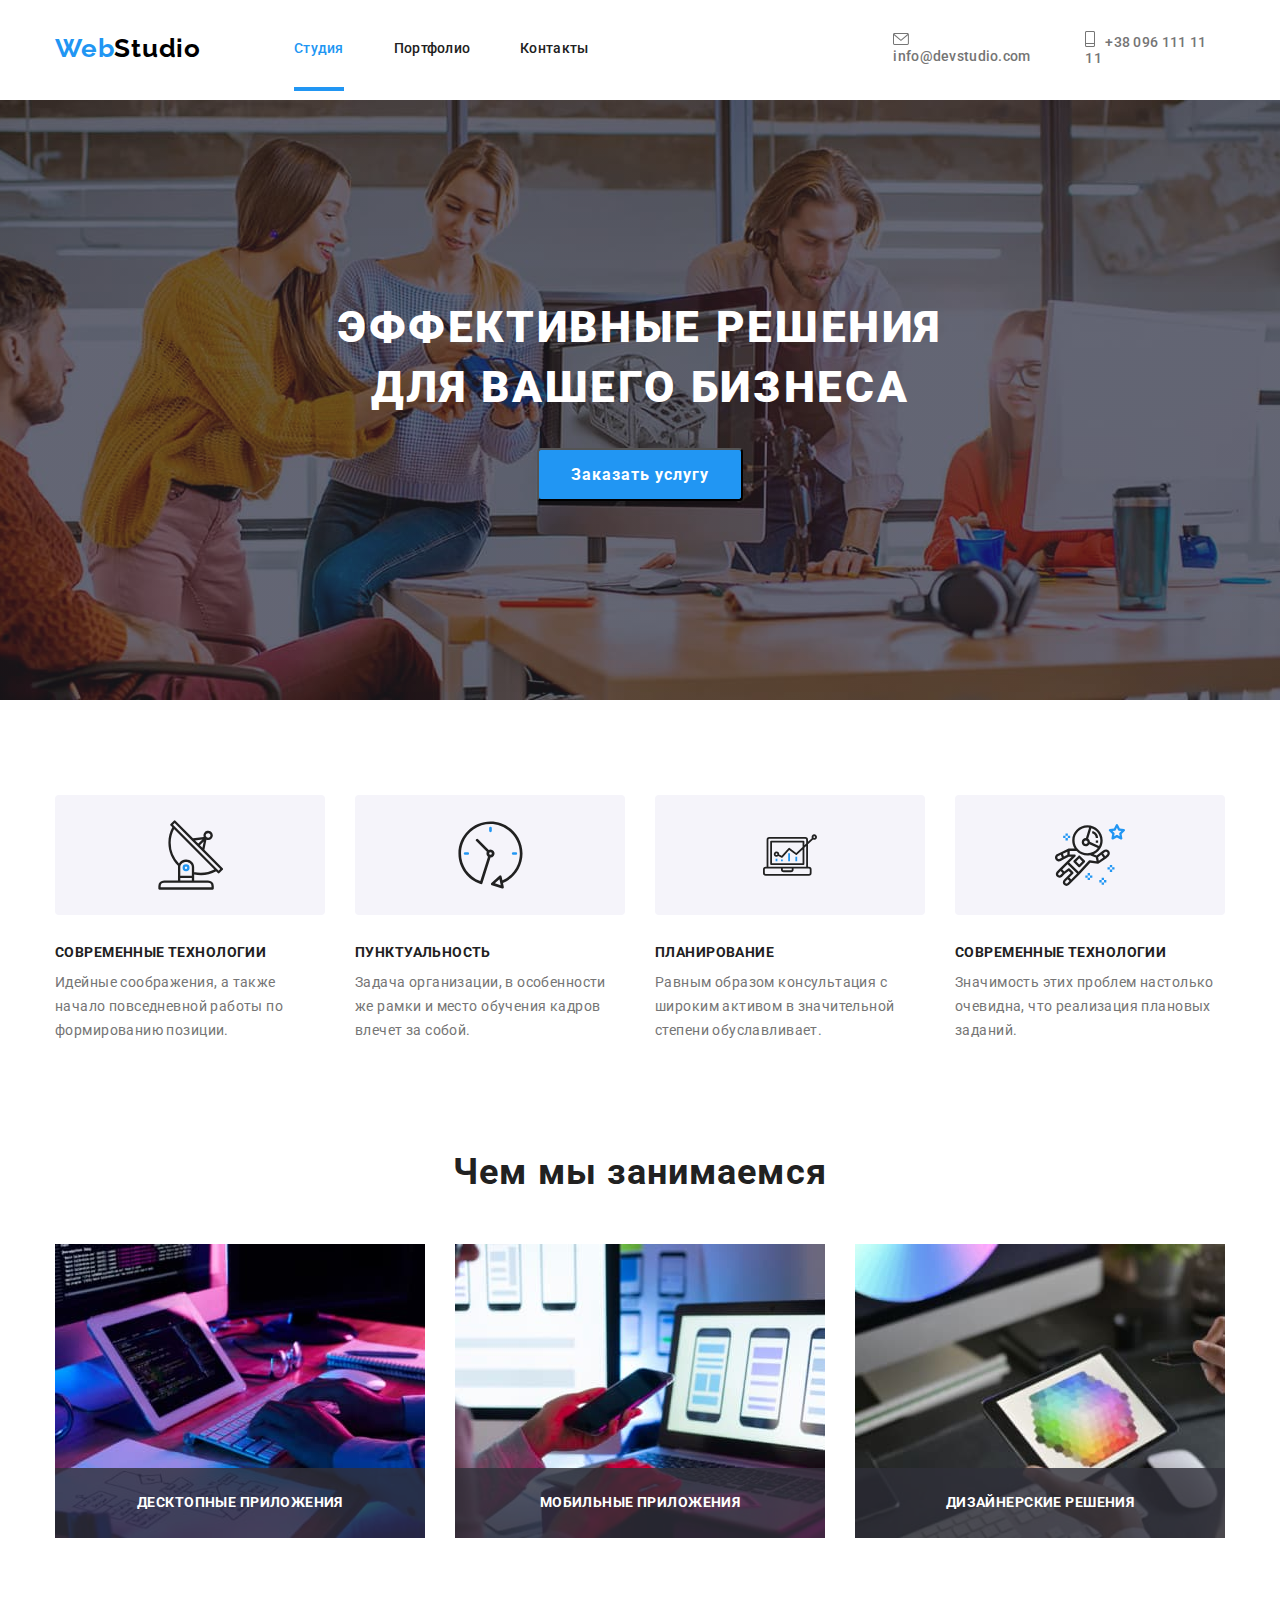
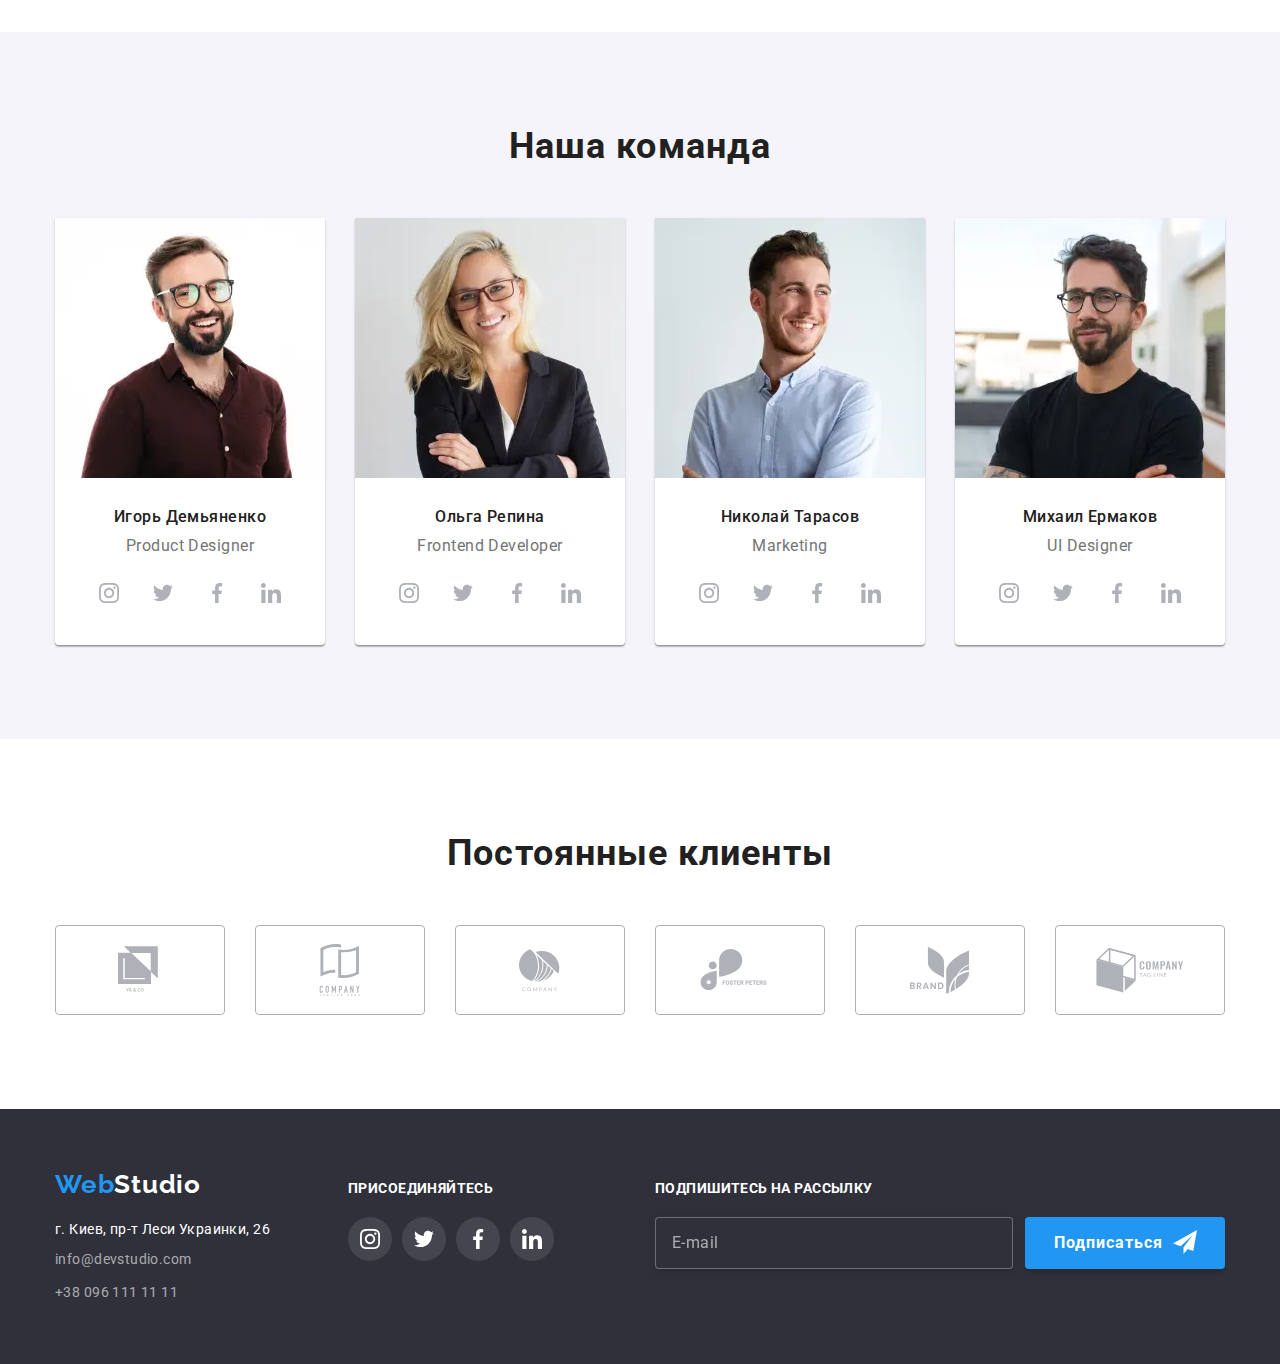
<file: index.html>
<!DOCTYPE html>
<html lang="ru">
<head>
    <meta charset="UTF-8">
    <meta name="viewport" content="width=device-width, initial-scale=1.0">
    <title>Document</title>
    <link rel="stylesheet" href="https://cdnjs.cloudflare.com/ajax/libs/modern-normalize/1.0.0/modern-normalize.min.css">
    <link rel="preconnect" href="https://fonts.gstatic.com">
    <link href="https://fonts.googleapis.com/css2?family=Raleway&family=Roboto:wght@400;500;700;900&display=swap"
        rel="stylesheet">
    <link rel="stylesheet" href="https://cdnjs.cloudflare.com/ajax/libs/animate.css/4.1.1/animate.min.css"/>
    <!-- <link rel="stylesheet" href="">      ШРИФТЫ -->
    <link rel="stylesheet" href="./css/main.min.css">
</head>
<body>
    <header class="header">
        <div class="nav container">
            <a class="navigation-link" href="./index.html" lang="en">Web<span class="navigation-link-black-theme">Studio</span></a> 
            <button type="button" class="menu-button" aria-expanded="false" data-menu-button>
            <svg width="24px" height="16px" aria-label="Переключатель мобильного меню">
                <use class="icon-cross" href="./images/burger-sprite.svg#icon-cross"></use>
                <use class="icon-menu" href="./images/burger-sprite.svg#icon-menu"></use>
            </svg>
        </button>

        <div class="menu-container" id="menu-container" data-menu>

            
        <nav class="navigation">
            <ul class="navigation-list">
                <li class="navigation-list-item"><a class="navigation-list-link current" href="./index.html">Студия</a></li>
                <li class="navigation-list-item"><a class="navigation-list-link" href="./portfolio.html">Портфолио</a></li>
                <li class="navigation-list-item"><a class="navigation-list-link" href="">Контакты</a></li>
            </ul>
        </nav>
        <address class="header-address">
            <ul class="header-address-list">
                <li class="header-address-list-item"><a class="header-contact"
                        href="mailto:info@devstudio.com"><svg class="header-contact-svg" width="16px" height="12px"><use href="./images/sprite.svg#icon-envelope"></use></svg>info@devstudio.com</a></li>
                <li class="header-address-list-item"><a class="header-contact" href="tel:+380961111111"><svg class="header-contact-svg" width="10px" height="16px">
                    <use href="./images/sprite.svg#icon-mobile"></use>
                </svg>+38 096 111 11 11</a>
                </li>
            </ul>
        </address>
        </div>
               
        </div>
    </header>

    <main class="original "> 
        <section class="hero">
            <div class="container">
                <div class="solution">
                <h1 class="solution-title">ЭФФЕКТИВНЫЕ РЕШЕНИЯ <br> ДЛЯ ВАШЕГО БИЗНЕСА</h1>
                <button type="button" class="solution-btn" data-modal-open>Заказать услугу</button>
            </div>
             </div>
        </section>
             
        <section class="principles">
            <div class="container">
                <ul class="principles-list">
                <li class="principles-list-item">
                    <div class="principles-svg">
                        <svg class="principles-svg-icon" width="65px" height="70px" >
                            <use href="./images/sprite.svg#icon-antenna"></use>
                        </svg>
                    </div>
                    <h3 class="principles-title">СОВРЕМЕННЫЕ ТЕХНОЛОГИИ</h3>
                    <p class="principles-description">Идейные соображения, а также начало повседневной работы по формированию позиции.</p>
                </li>
                <li class="principles-list-item">
                    <div class="principles-svg">
                        <svg class="principles-svg-icon" width="67px" height="70px">
                            <use href="./images/sprite.svg#icon-clock"></use>
                        </svg>
                    </div>
                    <h3 class="principles-title">ПУНКТУАЛЬНОСТЬ</h3>
                    <p class="principles-description">Задача организации, в особенности же рамки и место обучения
                        кадров влечет за собой.</p>
                </li>
                <li class="principles-list-item">
                    <div class="principles-svg">
                        <svg class="principles-svg-icon" width="70px" height="54px">
                            <use href="./images/sprite.svg#icon-computer"></use>
                        </svg>
                    </div>
                    <h3 class="principles-title">ПЛАНИРОВАНИЕ</h3>
                    <p class="principles-description">Равным образом консультация с широким активом в значительной
                        степени обуславливает.</p>
                </li>
                <li class="principles-list-item">
                    <div class="principles-svg">
                        <svg class="principles-svg-icon" width="70px" height="70px">
                            <use href="./images/sprite.svg#icon-astronaut"></use>
                        </svg>
                    </div>
                    <h3 class="principles-title">СОВРЕМЕННЫЕ ТЕХНОЛОГИИ</h3>
                    <p class="principles-description">Значимость этих проблем настолько очевидна, что реализация
                        плановых заданий.</p>
                </li>
            </ul>
            </div>
        </section>
    
        <section class="work">
        <div class="container types-jobs">
            <h2 class="work-title">Чем мы занимаемся</h2>
            <ul class="work-list">
                <li class="work-list-item">
                    <div class="work-thumb">
                            <img class="work-thumb-photo" 
                            srcset="./images/work/work1.jpg 1x, ./images/work/work1@2x.jpg 2x" 
                            src="./images/work/work1.jpg" alt="Десктопные приложения" width="370" height="294">
                            <p class="work-thumb-description">Десктопные приложения</p>
                    </div>
                </li>
                <li class="work-list-item">
                    <div class="work-thumb">
                              <img class="work-thumb-photo" srcset="./images/work/work2@2x.jpg 2x" src="./images/work/work2.jpg" alt="Мобильные приложения" width="370" height="294">
                             <p class="work-thumb-description">Мобильные приложения</p>
                    </div> 
                </li> 
                <li class="work-list-item">
                    <div class="work-thumb">
                        <img class="work-thumb-photo" srcset="./images/work/work3@2x.jpg 2x " src="./images/work/work3.jpg" alt="Дизайнерские решения" width="370" height="294">
                        <p class="work-thumb-description">Дизайнерские решения</p>
                    </div>
                </li>
            </ul>
        </div>
        </section> 
     
        
        <section class="team">
            <div class="container">
            <h2 class="team-title">Наша команда</h2>
            <ul class="team-list">
                <li class="team-list-item">
                    <picture>
                        <source 
                        srcset="./images/team/1-desctop.webp 1x, ./images/team/1-desctop@2x.webp 2x" 
                        media="(min-width: 1200px)" type="image/webp">
                        <source 
                        srcset="./images/team/1-desctop.jpg 1x, ./images/team/1-desctop@2x.jpg 2x" 
                        media="(min-width: 1200px)">
                        <source 
                        srcset="./images/team/1-tablet.webp 1x, ./images/team/1-tablet@2x.webp 2x" 
                        media="(min-width: 768px)" type="image/webp" >
                        <source 
                        srcset="./images/team/1-tablet.jpg 1x, ./images/team/1-tablet@2x.jpg 2x" 
                        media="(min-width: 768px)" >
                        <source 
                         srcset="./images/team/1-mobile.webp 1x, ./images/team/1-mobile@2x.webp 2x "
                         media="(min-width: 320px)" type="image/webp">
                         <source 
                         srcset="./images/team/1-mobile.jpg 1x, ./images/team/1-mobile@2x.jpg 2x "
                         media="(min-width: 320px)" >
                         <img class="member-photo" src="./images/team/1-mobile.jpg" alt="Игорь Демьяненко" title="Игорь Демьяненко" >
                    </picture>
                   
                    <h4 class="member-name">Игорь Демьяненко</h4>
                    <p class="member-position" lang="en">Product Designer</p>
                    <ul class="team-network">
                        <li class="team-network-item"><a href="https://www.instagram.com/?hl=ru" class="team-network-link"><svg class="team-network-icon" width="20px" height="20px">
                            <use href="./images/sprite.svg#icon-instagram"></use>
                        </svg> </a> </li>
                        <li class="team-network-item"><a href="https://twitter.com/?lang=ru" class="team-network-link"><svg class="team-network-icon" width="20px" height="20px">
                                    <use href="./images/sprite.svg#icon-twitter"></use>
                                </svg> </a> </li>
                        <li class="team-network-item"><a href="https://uk-ua.facebook.com" class="team-network-link"><svg class="team-network-icon" width="20px" height="20px">
                                    <use href="./images/sprite.svg#icon-facebook"></use>
                                </svg> </a> </li>
                        <li class="team-network-item"><a href="https://www.linkedin.com" class="team-network-link"><svg class="team-network-icon" width="20px" height="20px">
                                    <use href="./images/sprite.svg#icon-linkedin"></use>
                                </svg> </a> </li>         </ul>
                </li>
                <li class="team-list-item">
                        <picture>
                        <source 
                        srcset="./images/team/2-desctop.webp 1x, ./images/team/2-desctop@2x.webp 2x" 
                        media="(min-width: 1200px)" type="image/webp">
                        <source 
                        srcset="./images/team/2-desctop.jpg 1x, ./images/team/2-desctop@2x.jpg 2x" 
                        media="(min-width: 1200px)">
                        <source 
                        srcset="./images/team/2-tablet.webp 1x, ./images/team/2-tablet@2x.webp 2x" 
                        media="(min-width: 768px)" type="image/webp" >
                        <source 
                        srcset="./images/team/2-tablet.jpg 1x, ./images/team/2-tablet@2x.jpg 2x" 
                        media="(min-width: 768px)" >
                        <source 
                         srcset="./images/team/2-mobile.webp 1x, ./images/team/2-mobile@2x.webp 2x "
                         media="(min-width: 320px)" type="image/webp">
                         <source 
                         srcset="./images/team/2-mobile.jpg 1x, ./images/team/2-mobile@2x.jpg 2x "
                         media="(min-width: 320px)" >
                        <img class="member-photo" src="./images/team/2-mobile.jpg" alt="Ольга Репина" title="Ольга Репина" >
                        </picture>
                   
                    <h4 class="member-name">Ольга Репина</h4>
                    <p class="member-position" lang="en">Frontend Developer</p>
                    <ul class="team-network">
                        <li class="team-network-item"><a href="https://www.instagram.com/?hl=ru" class="team-network-link"><svg
                                    class="team-network-icon" width="20px" height="20px">
                                    <use href="./images/sprite.svg#icon-instagram"></use>
                                </svg> </a> </li>
                        <li class="team-network-item"><a href="https://twitter.com/?lang=ru" class="team-network-link"><svg
                                    class="team-network-icon" width="20px" height="20px">
                                    <use href="./images/sprite.svg#icon-twitter"></use>
                                </svg> </a> </li>
                        <li class="team-network-item"><a href="https://uk-ua.facebook.com" class="team-network-link"><svg
                                    class="team-network-icon" width="20px" height="20px">
                                    <use href="./images/sprite.svg#icon-facebook"></use>
                                </svg> </a> </li>
                        <li class="team-network-item"><a href="https://www.linkedin.com" class="team-network-link"><svg class="team-network-icon"
                                    width="20px" height="20px">
                                    <use href="./images/sprite.svg#icon-linkedin"></use>
                                </svg> </a> </li>
                    </ul>
                </li>
                <li class="team-list-item">
                    <picture>
                        <source 
                        srcset="./images/team/3-desctop.webp 1x, ./images/team/3-desctop@2x.webp 2x" 
                        media="(min-width: 1200px)" type="image/webp">
                        <source 
                        srcset="./images/team/3-desctop.jpg 1x, ./images/team/3-desctop@2x.jpg 2x" 
                        media="(min-width: 1200px)">
                        <source 
                        srcset="./images/team/3-tablet.webp 1x, ./images/team/3-tablet@2x.webp 2x" 
                        media="(min-width: 768px)" type="image/webp" >
                        <source 
                        srcset="./images/team/3-tablet.jpg 1x, ./images/team/3-tablet@2x.jpg 2x" 
                        media="(min-width: 768px)" >
                        <source 
                         srcset="./images/team/3-mobile.webp 1x, ./images/team/3-mobile@2x.webp 2x "
                         media="(min-width: 320px)" type="image/webp">
                         <source 
                         srcset="./images/team/3-mobile.jpg 1x, ./images/team/3-mobile@2x.jpg 2x "
                         media="(min-width: 320px)" >
                        <img class="member-photo" src="./images/team/3-mobile.jpg" alt="Николай Тарасов" title="Николай Тарасов" >
                        </picture>
                    
                    <h4 class="member-name">Николай Тарасов</h4>
                    <p class="member-position" lang="en">Marketing</p>
                    <ul class="team-network">
                        <li class="team-network-item"><a href="https://www.instagram.com/?hl=ru" class="team-network-link"><svg
                                    class="team-network-icon" width="20px" height="20px">
                                    <use href="./images/sprite.svg#icon-instagram"></use>
                                </svg> </a> </li>
                        <li class="team-network-item"><a href="https://twitter.com/?lang=ru" class="team-network-link"><svg
                                    class="team-network-icon" width="20px" height="20px">
                                    <use href="./images/sprite.svg#icon-twitter"></use>
                                </svg> </a> </li>
                        <li class="team-network-item"><a href="https://uk-ua.facebook.com" class="team-network-link"><svg
                                    class="team-network-icon" width="20px" height="20px">
                                    <use href="./images/sprite.svg#icon-facebook"></use>
                                </svg> </a> </li>
                        <li class="team-network-item"><a href="https://www.linkedin.com" class="team-network-link"><svg class="team-network-icon"
                                    width="20px" height="20px">
                                    <use href="./images/sprite.svg#icon-linkedin"></use>
                                </svg> </a> </li>
                    </ul>
                </li>
                <li class="team-list-item">
                    <picture>
                        <source 
                        srcset="./images/team/4-desctop.webp 1x, ./images/team/4-desctop@2x.webp 2x" 
                        media="(min-width: 1200px)" type="image/webp">
                        <source 
                        srcset="./images/team/4-desctop.jpg 1x, ./images/team/4-desctop@2x.jpg 2x" 
                        media="(min-width: 1200px)">
                        <source 
                        srcset="./images/team/4-tablet.webp 1x, ./images/team/4-tablet@2x.webp 2x" 
                        media="(min-width: 768px)" type="image/webp" >
                        <source 
                        srcset="./images/team/4-tablet.jpg 1x, ./images/team/4-tablet@2x.jpg 2x" 
                        media="(min-width: 768px)" >
                        <source 
                         srcset="./images/team/4-mobile.webp 1x, ./images/team/4-mobile@2x.webp 2x "
                         media="(min-width: 320px)" type="image/webp">
                         <source 
                         srcset="./images/team/4-mobile.jpg 1x, ./images/team/4-mobile@2x.jpg 2x "
                         media="(min-width: 320px)" >
                        <img class="member-photo" src="./images/team/4-mobile.jpg" alt="Михаил Ермаков" title="Михаил Ермаков" >
                        </picture>
                    
                    <h4 class="member-name">Михаил Ермаков</h4>
                    <p class="member-position" lang="en">UI Designer</p>
                    <ul class="team-network">
                        <li class="team-network-item"><a href="https://www.instagram.com/?hl=ru" class="team-network-link"><svg
                                    class="team-network-icon" width="20px" height="20px">
                                    <use href="./images/sprite.svg#icon-instagram"></use>
                                </svg> </a> </li>
                        <li class="team-network-item"><a href="https://twitter.com/?lang=ru" class="team-network-link"><svg
                                    class="team-network-icon" width="20px" height="20px">
                                    <use href="./images/sprite.svg#icon-twitter"></use>
                                </svg> </a> </li>
                        <li class="team-network-item"><a href="https://uk-ua.facebook.com" class="team-network-link"><svg
                                    class="team-network-icon" width="20px" height="20px">
                                    <use href="./images/sprite.svg#icon-facebook"></use>
                                </svg> </a> </li>
                        <li class="team-network-item"><a href="https://www.linkedin.com" class="team-network-link"><svg class="team-network-icon"
                                    width="20px" height="20px">
                                    <use href="./images/sprite.svg#icon-linkedin"></use>
                                </svg> </a> </li>
                    </ul>
                </li>
            </ul>
            </div>
        </section>


        <section class="clients">
            <div class="container">
                <h2 class="clients-title">Постоянные клиенты</h2>
            <ul class="clients-list">
                <li class="clients-item"><a class="clients-list-link" href="#"><svg class="clients-list-logo" width="44px" height="49px">
                    <use href="./images/sprite.svg#icon-client1"></use>
                </svg></a></li>
                <li class="clients-item"><a class="clients-list-link" href="#"><svg class="clients-list-logo" width="46px" height="52px">
                    <use href="./images/sprite.svg#icon-client2"></use>
                </svg></a></li>
                <li class="clients-item"><a class="clients-list-link" href="#"><svg class="clients-list-logo" width="41px" height="43px">
                    <use href="./images/sprite.svg#icon-client3"></use>
                </svg></a></li>
                <li class="clients-item"><a class="clients-list-link" href="#"><svg class="clients-list-logo" width="80px" height="42px">
                    <use href="./images/sprite.svg#icon-client4"></use>
                </svg></a></li>
                <li class="clients-item"><a class="clients-list-link" href="#"><svg class="clients-list-logo" width="59px" height="47px">
                    <use href="./images/sprite.svg#icon-client5"></use>
                </svg></a></li>
                <li class="clients-item"><a class="clients-list-link" href="#"><svg class="clients-list-logo" width="88px" height="45px">
                            <use href="./images/sprite.svg#icon-client6"></use></svg></a></li>
            </ul>
            </div>
        </section> 
     </main>
    <footer class="footer">
        
        <div class="container">
            <div class="box">
                <div class="footer-box">
                    <a class="footer-box-link" href="./index.html" lang="en">Web<span class="footer-box-link-white-theme">Studio</span></a>
                    <address class="footer-address">
                        <ul class="footer-address-list">
                            <li class="footer-address-item"><a class="footer-address-item-link" href="https://goo.gl/maps/FptzqoiRf94p3BvG7"
                                    target="_blank" rel="noopener noreferrer">г. Киев, пр-т Леси Украинки, 26</a></li>
                            <li class="footer-address-item"><a class="footer-email-link"
                                    href="mailto:info@devstudio.com">info@devstudio.com</a></li>
                            <li class="footer-address-item"><a class="footer-tell-link" href="tel:+380961111111">+38 096 111 11 11</a></li>
                        </ul>
                    </address>
                </div>
                <div class="footer-network">
                    <p class="footer-network-text">Присоединяйтесь</p>
                    <ul class="fotter-network-list">
                        <li class="fotter-network-list-item"><a href="https://www.instagram.com/?hl=ru" class="footer-network-link"><svg
                                    class="footer-network-link-logo">
                                    <use href="./images/sprite.svg#icon-instagram"></use></svg></a></li>
                        <li class="fotter-network-list-item"><a href="https://twitter.com/?lang=ru" class="footer-network-link"><svg
                                    class="footer-network-link-logo">
                                    <use href="./images/sprite.svg#icon-twitter"></use></svg></a></li>
                        <li class="fotter-network-list-item"><a href="https://uk-ua.facebook.com" class="footer-network-link"><svg
                                    class="footer-network-link-logo">
                                    <use href="./images/sprite.svg#icon-facebook"></use></svg></a></li>
                        <li class="fotter-network-list-item"><a href="https://www.linkedin.com" class="footer-network-link"><svg
                                    class="footer-network-link-logo">
                                    <use href="./images/sprite.svg#icon-linkedin"></use></svg></a></li>
                    </ul>
                </div>
            <div class="footer-subscription">
                <p class="footer-subscription-text">Подпишитесь на рассылку</p>
                <form class="footer-subscription-form">
                    <input type="email" class="footer-subscription-form-input" name="mail" placeholder="E-mail">
                    <button type="button" class="footer-subscription-form-btn"><span>Подписаться</span><svg  class="footer-subscription-form-btn-icon" xmlns="http://www.w3.org/2000/svg"><path d="M24 0L0 13.5l7.67 2.84L19.5 5.25l-8.998 12.14.007.002-.009-.002V24l4.301-5.018L20.251 21 24 0z" /></svg></button >
                       
                </form>
            </div>
            </div>
            </div>
            </footer>

            <div class="backdrop is-hidden" data-modal>
                <div class="modal">
                    <button type="button" class="close-btn" data-modal-close><svg class="icon-close-btn"><use href="./images/sprite.svg#icon-close-btn"></use> </svg> </button>
                    <form class="modal-form">
                        <p class="modal-form-text">Оставьте свои данные, мы вам перезвоним</p>
                        
                          
                                <label class="modal-form-field">Имя
                                <span class="modal-form-input-wrapper">
                                    <input class="modal-form-input" type="text" name="user-name">
                                    <svg class="modal-icon"><use href="./images/sprite.svg#icon-person-black" ></use></svg>
                                </span>
                                </label>
                             
                            <label class="modal-form-field">Телефон
                            <span class="modal-form-input-wrapper">
                                <input class="modal-form-input" type="tel" name="user-tel">
                                <svg class="modal-icon"><use href="./images/sprite.svg#icon-phone-black" ></use></svg>
                            </span>
                            </label>
                        
                       
                            <label class="modal-form-field">Почта
                            <span class="modal-form-input-wrapper">
                                <input class="modal-form-input" type="email" name="user-mail">
                                <svg class="modal-icon"><use href="./images/sprite.svg#icon-email-black" ></use></svg>
                            </span>
                            </label>
                                              
                        <label class="modal-form-field">Коментарии
                            <textarea class="modal-form-message" name="user-message" placeholder="Введите текст"></textarea>
                        </label>
                        
                        <input type="checkbox" class="modal-form-policy visually-hidden" name="user-policy"  id="check" value="accept-policy">
                        <label class="modal-form-policy-text" for="check">Соглашаюсь с рассылкой и принимаю <a class="link-policy" href="#">Условия договора</a></label>
                        <button type="submit" class="modal-form-btn">Отправить</button>
                    </form>
                </div>
            </div>    
            <script src="./js/modal.js"></script>
            <script src="./js/menu.js"></script>
            </body>
            </html>
</file>
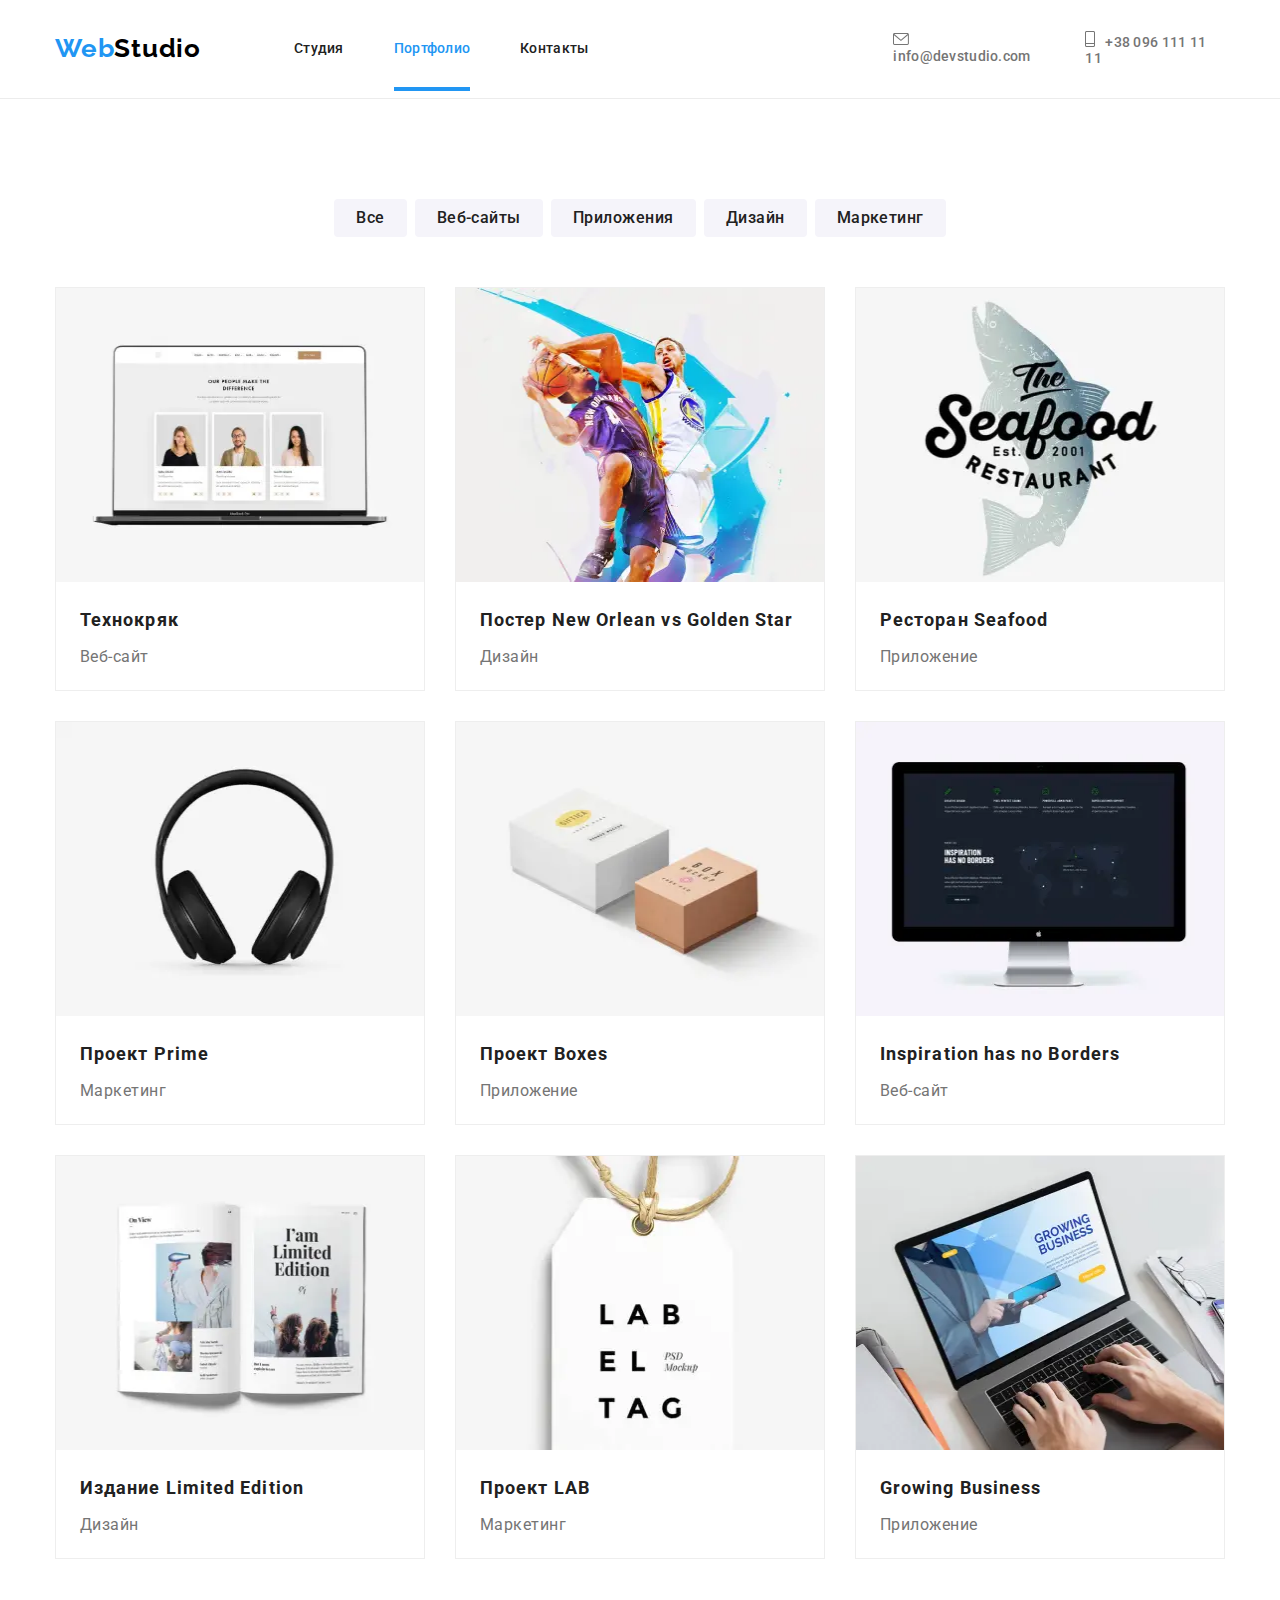
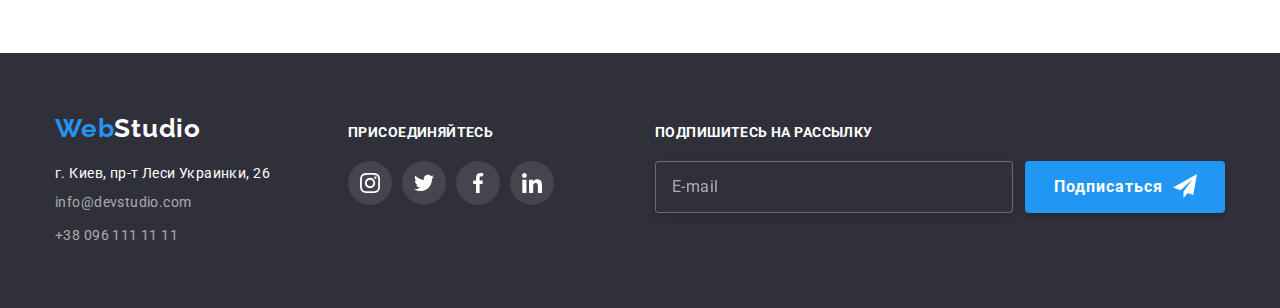
<file: portfolio.html>
<!DOCTYPE html>
<html lang="ru">
<head>
    <meta charset="UTF-8">
    <meta name="viewport" content="width=device-width, initial-scale=1.0">
    <title>Portfolio</title>
    <link rel="stylesheet" href="https://cdnjs.cloudflare.com/ajax/libs/modern-normalize/1.0.0/modern-normalize.min.css">
    <link rel="preconnect" href="https://fonts.gstatic.com">
    <link href="https://fonts.googleapis.com/css2?family=Raleway&family=Roboto:wght@400;500;700;900&display=swap"
        rel="stylesheet">
        <link rel="stylesheet" href="https://cdnjs.cloudflare.com/ajax/libs/animate.css/4.1.1/animate.min.css"/>
        <link rel="stylesheet" href="./css/portfolio.min.css">
    
</head>
<body>
  
    <header class="header border">
        <div class="nav container">
            <a class="navigation-link" href="./index.html" lang="en">Web<span class="navigation-link-black-theme">Studio</span></a> 
            <button type="button" class="menu-button" aria-expanded="false" data-menu-button>
            <svg width="24px" height="16px" aria-label="Переключатель мобильного меню">
                <use class="icon-cross" href="./images/burger-sprite.svg#icon-cross"></use>
                <use class="icon-menu" href="./images/burger-sprite.svg#icon-menu"></use>
            </svg>
        </button>

        <div class="menu-container" id="menu-container" data-menu>

            
        <nav class="navigation">
            <ul class="navigation-list">
                <li class="navigation-list-item"><a class="navigation-list-link" href="./index.html">Студия</a></li>
                <li class="navigation-list-item"><a class="navigation-list-link current" href="./portfolio.html">Портфолио</a></li>
                <li class="navigation-list-item"><a class="navigation-list-link" href="">Контакты</a></li>
            </ul>
        </nav>
        <address class="header-address">
            <ul class="header-address-list">
                <li class="header-address-list-item"><a class="header-contact"
                        href="mailto:info@devstudio.com"><svg class="header-contact-svg" width="16px" height="12px"><use href="./images/sprite.svg#icon-envelope"></use></svg>info@devstudio.com</a></li>
                <li class="header-address-list-item"><a class="header-contact" href="tel:+380961111111"><svg class="header-contact-svg" width="10px" height="16px">
                    <use href="./images/sprite.svg#icon-mobile"></use>
                </svg>+38 096 111 11 11</a>
                </li>
            </ul>
        </address>
        </div>
               
        </div>
    </header>
        
        <!-- MAINE -->
        <main class="potfolio">
                <h1 class="visually-hidden">Наши услуги</h1>
        <section class="examples-project">
            <div class="container">
            <ul class="services-menu-list">
                <li class="services-menu-list-item"><button class="menu-btn" type="button">Все</button></li>
                <li class="services-menu-list-item"><button class="menu-btn" type="button">Веб-сайты</button></li>
                <li class="services-menu-list-item"><button class="menu-btn" type="button">Приложения</button></li>
                <li class="services-menu-list-item"><button class="menu-btn" type="button">Дизайн</button></li>
                <li class="services-menu-list-item"><button class="menu-btn" type="button">Маркетинг</button></li>
            </ul>
         
            <ul class="examples-project-list">
            <li class="examples-project-list-item">
                <a href="#" class="card-link">
                    <div class="card-overlay">

                        <picture>
                            <source 
                            srcset="./images/portfolio/p1-desctop.webp 1x, ./images/portfolio/p1-desctop@2x.webp 2x "
                            media="(min-width: 1200px)" type="image/webp">
                            <source 
                            srcset="./images/portfolio/p1-desctop.jpg 1x, ./images/portfolio/p1-desctop@2x.jpg 2x "
                            media="(min-width: 1200px)">
                            <source 
                            srcset="./images/portfolio/p1-tablet.webp 1x, ./images/portfolio/p1-tablet@2x.webp 2x "
                            media="(min-width: 768px)" type="image/webp" >
                            <source 
                            srcset="./images/portfolio/p1-tablet.jpg 1x, ./images/portfolio/p1-tablet@2x.jpg 2x "
                            media="(min-width: 768px)" >
                            <source 
                             srcset="./images/portfolio/p1-mobile.webp 1x, ./images/portfolio/p1-mobile@2x.webp 2x "
                             media="(min-width: 320px)" type="image/webp">
                             <source 
                             srcset="./images/portfolio/p1-mobile.jpg 1x, ./images/portfolio/p1-mobile@2x.jpg 2x "
                             media="(min-width: 320px)" >
                            <img class="member-photo" src="./images/portfolio/p1-mobile.jpg" alt="Технокряк" title="Технокряк" width="450" height="294">
                            </picture>

                        <p class="text-overlay">Технокряк это современная площадка распространения короновируса. Компании используют эту платформу для цифрового шпионажа и атак на защищенные сервера конкурентов</p>
                    </div>
                    <div class="project-box">
                        <h2 class="example-project-name">Технокряк</h2>
                        <p class="example-project-description">Веб-сайт</p>
                    </div>
                </a>
            </li>
            <li class="examples-project-list-item">
                <a href="#" class="card-link">
                    <div class="card-overlay">

                        <picture>
                            <source 
                            srcset="./images/portfolio/p2-desctop.webp 1x, ./images/portfolio/p2-desctop@2x.webp 2x "
                            media="(min-width: 1200px)" type="image/webp">
                            <source 
                            srcset="./images/portfolio/p2-desctop.jpg 1x, ./images/portfolio/p2-desctop@2x.jpg 2x "
                            media="(min-width: 1200px)">
                            <source 
                            srcset="./images/portfolio/p2-tablet.webp 1x, ./images/portfolio/p2-tablet@2x.webp 2x "
                            media="(min-width: 768px)" type="image/webp" >
                            <source 
                            srcset="./images/portfolio/p2-tablet.jpg 1x, ./images/portfolio/p2-tablet@2x.jpg 2x "
                            media="(min-width: 768px)" >
                            <source 
                             srcset="./images/portfolio/p2-mobile.webp 1x, ./images/portfolio/p2-mobile@2x.webp 2x "
                             media="(min-width: 320px)" type="image/webp">
                             <source 
                             srcset="./images/portfolio/p2-mobile.jpg 1x, ./images/portfolio/p2-mobile@2x.jpg 2x "
                             media="(min-width: 320px)" >
                            <img class="member-photo" src="./images/portfolio/p2-mobile.jpg" alt="Постер New Orlean vs Golden Star" title="Постер New Orlean vs Golden Star" width="450" height="294">
                            </picture>
                        
                        <p class="text-overlay">Технокряк это современная площадка распространения короновируса. Компании используют эту платформу для цифрового шпионажа и атак на защищенные сервера конкурентов</p>
                    </div>
                    <div class="project-box">
                        <h2 class="example-project-name">Постер New Orlean vs Golden Star</h2>
                        <p class="example-project-description">Дизайн</p>
                    </div>
                </a>
            </li>
            <li class="examples-project-list-item">
                <a href="#" class="card-link">
                    <div class="card-overlay">

                            <picture>
                            <source 
                            srcset="./images/portfolio/p3-desctop.webp 1x, ./images/portfolio/p3-desctop@2x.webp 2x "
                            media="(min-width: 1200px)" type="image/webp">
                            <source 
                            srcset="./images/portfolio/p3-desctop.jpg 1x, ./images/portfolio/p3-desctop@2x.jpg 2x "
                            media="(min-width: 1200px)">
                            <source 
                            srcset="./images/portfolio/p3-tablet.webp 1x, ./images/portfolio/p3-tablet@2x.webp 2x "
                            media="(min-width: 768px)" type="image/webp" >
                            <source 
                            srcset="./images/portfolio/p3-tablet.jpg 1x, ./images/portfolio/p3-tablet@2x.jpg 2x "
                            media="(min-width: 768px)" >
                            <source 
                             srcset="./images/portfolio/p3-mobile.webp 1x, ./images/portfolio/p3-mobile@2x.webp 2x "
                             media="(min-width: 320px)" type="image/webp">
                             <source 
                             srcset="./images/portfolio/p3-mobile.jpg 1x, ./images/portfolio/p3-mobile@2x.jpg 2x "
                             media="(min-width: 320px)" >
                            <img class="member-photo" src="./images/portfolio/p3-mobile.jpg" alt="Ресторан" title="Ресторан Seafood" width="450" height="294">
                            </picture> 
                        
                    <p class="text-overlay">Технокряк это современная площадка распространения короновируса. Компании используют эту платформу для цифрового шпионажа и атак на защищенные сервера конкурентов</p>
                    </div>
                    <div class="project-box">
                        <h2 class="example-project-name">Ресторан Seafood</h2>
                        <p class="example-project-description">Приложение</p>
                    </div>
                </a>
                </li>
            <li class="examples-project-list-item">
                <a href="#" class="card-link">
                    <div class="card-overlay">

                            <picture>
                            <source 
                            srcset="./images/portfolio/p4-desctop.webp 1x, ./images/portfolio/p4-desctop@2x.webp 2x "
                            media="(min-width: 1200px)" type="image/webp">
                            <source 
                            srcset="./images/portfolio/p4-desctop.jpg 1x, ./images/portfolio/p4-desctop@2x.jpg 2x "
                            media="(min-width: 1200px)">
                            <source 
                            srcset="./images/portfolio/p4-tablet.webp 1x, ./images/portfolio/p4-tablet@2x.webp 2x "
                            media="(min-width: 768px)" type="image/webp" >
                            <source 
                            srcset="./images/portfolio/p4-tablet.jpg 1x, ./images/portfolio/p4-tablet@2x.jpg 2x "
                            media="(min-width: 768px)" >
                            <source 
                             srcset="./images/portfolio/p4-mobile.webp 1x, ./images/portfolio/p4-mobile@2x.webp 2x "
                             media="(min-width: 320px)" type="image/webp">
                             <source 
                             srcset="./images/portfolio/p4-mobile.jpg 1x, ./images/portfolio/p4-mobile@2x.jpg 2x "
                             media="(min-width: 320px)" >
                            <img class="member-photo" src="./images/portfolio/p4-mobile.jpg" alt="Headfphones" title="Проект Prime" width="450" height="294">
                            </picture>
                       
                    <p class="text-overlay">Технокряк это современная площадка распространения короновируса. Компании используют эту платформу для цифрового шпионажа и атак на защищенные сервера конкурентов</p>
                    </div>
                    <div class="project-box">
                    <h2 class="example-project-name">Проект Prime</h2>
                    <p class="example-project-description">Маркетинг</p>
                </div>
                </a>
            </li>
            <li class="examples-project-list-item">
                <a href="#" class="card-link">
                    <div class="card-overlay">
                        <picture>
                            <source 
                            srcset="./images/portfolio/p5-desctop.webp 1x, ./images/portfolio/p5-desctop@2x.webp 2x "
                            media="(min-width: 1200px)" type="image/webp">
                            <source 
                            srcset="./images/portfolio/p5-desctop.jpg 1x, ./images/portfolio/p5-desctop@2x.jpg 2x "
                            media="(min-width: 1200px)">
                            <source 
                            srcset="./images/portfolio/p5-tablet.webp 1x, ./images/portfolio/p5-tablet@2x.webp 2x "
                            media="(min-width: 768px)" type="image/webp" >
                            <source 
                            srcset="./images/portfolio/p5-tablet.jpg 1x, ./images/portfolio/p5-tablet@2x.jpg 2x "
                            media="(min-width: 768px)" >
                            <source 
                             srcset="./images/portfolio/p5-mobile.webp 1x, ./images/portfolio/p5-mobile@2x.webp 2x "
                             media="(min-width: 320px)" type="image/webp">
                             <source 
                             srcset="./images/portfolio/p5-mobile.jpg 1x, ./images/portfolio/p5-mobile@2x.jpg 2x "
                             media="(min-width: 320px)" >
                            <img class="member-photo" src="./images/portfolio/p5-mobile.jpg" alt="Boxes" title="Проект Boxes" width="450" height="294">
                            </picture>
                        
                    <p class="text-overlay">Технокряк это современная площадка распространения короновируса. Компании используют эту платформу для цифрового шпионажа и атак на защищенные сервера конкурентов</p>
                    </div>
                    <div class="project-box">
                        <h2 class="example-project-name">Проект Boxes</h2>
                        <p class="example-project-description">Приложение</p>
                    </div>
                </a>
            </li>
            <li class="examples-project-list-item">
                <a href="#" class="card-link">
                    <div class="card-overlay">

                        <picture>
                            <source 
                            srcset="./images/portfolio/p6-desctop.webp 1x, ./images/portfolio/p6-desctop@2x.webp 2x "
                            media="(min-width: 1200px)" type="image/webp">
                            <source 
                            srcset="./images/portfolio/p6-desctop.jpg 1x, ./images/portfolio/p6-desctop@2x.jpg 2x "
                            media="(min-width: 1200px)">
                            <source 
                            srcset="./images/portfolio/p6-tablet.webp 1x, ./images/portfolio/p6-tablet@2x.webp 2x "
                            media="(min-width: 768px)" type="image/webp" >
                            <source 
                            srcset="./images/portfolio/p6-tablet.jpg 1x, ./images/portfolio/p6-tablet@2x.jpg 2x "
                            media="(min-width: 768px)" >
                            <source 
                             srcset="./images/portfolio/p6-mobile.webp 1x, ./images/portfolio/p6-mobile@2x.webp 2x "
                             media="(min-width: 320px)" type="image/webp">
                             <source 
                             srcset="./images/portfolio/p6-mobile.jpg 1x, ./images/portfolio/p6-mobile@2x.jpg 2x "
                             media="(min-width: 320px)" >
                            <img class="member-photo" src="./images/portfolio/p6-mobile.jpg" alt="Monitor" title="Inspiration has no Borders" width="450" height="294">
                            </picture>
                      
                    <p class="text-overlay">Технокряк это современная площадка распространения короновируса. Компании используют эту платформу для цифрового шпионажа и атак на защищенные сервера конкурентов</p>
                    </div>
                    <div class="project-box">
                        <h2 class="example-project-name">Inspiration has no Borders</h2>
                        <p class="example-project-description">Веб-сайт</p>
                    </div>
                </a>
            </li>
            <li class="examples-project-list-item">
                <a href="#" class="card-link">
                    <div class="card-overlay">

                        <picture>
                            <source 
                            srcset="./images/portfolio/p7-desctop.webp 1x, ./images/portfolio/p7-desctop@2x.webp 2x "
                            media="(min-width: 1200px)" type="image/webp">
                            <source 
                            srcset="./images/portfolio/p7-desctop.jpg 1x, ./images/portfolio/p7-desctop@2x.jpg 2x "
                            media="(min-width: 1200px)">
                            <source 
                            srcset="./images/portfolio/p7-tablet.webp 1x, ./images/portfolio/p7-tablet@2x.webp 2x "
                            media="(min-width: 768px)" type="image/webp" >
                            <source 
                            srcset="./images/portfolio/p7-tablet.jpg 1x, ./images/portfolio/p7-tablet@2x.jpg 2x "
                            media="(min-width: 768px)" >
                            <source 
                             srcset="./images/portfolio/p7-mobile.webp 1x, ./images/portfolio/p7-mobile@2x.webp 2x "
                             media="(min-width: 320px)" type="image/webp">
                             <source 
                             srcset="./images/portfolio/p7-mobile.jpg 1x, ./images/portfolio/p7-mobile@2x.jpg 2x "
                             media="(min-width: 320px)" >
                            <img class="member-photo" src="./images/portfolio/p7-mobile.jpg" alt="Books" title="Издание Limited Edition" width="450" height="294">
                            </picture>
                        
                    <p class="text-overlay">Технокряк это современная площадка распространения короновируса. Компании используют эту платформу для цифрового шпионажа и атак на защищенные сервера конкурентов</p>
                    </div>
                    <div class="project-box">
                        <h2 class="example-project-name">Издание Limited Edition</h2>
                        <p class="example-project-description">Дизайн</p>
                    </div>
                </a>
            </li>
            <li class="examples-project-list-item">
                <a href="#" class="card-link">
                    <div class="card-overlay">
                        <picture>
                            <source 
                            srcset="./images/portfolio/p8-desctop.webp 1x, ./images/portfolio/p8-desctop@2x.webp 2x "
                            media="(min-width: 1200px)" type="image/webp">
                            <source 
                            srcset="./images/portfolio/p8-desctop.jpg 1x, ./images/portfolio/p8-desctop@2x.jpg 2x "
                            media="(min-width: 1200px)">
                            <source 
                            srcset="./images/portfolio/p8-tablet.webp 1x, ./images/portfolio/p8-tablet@2x.webp 2x "
                            media="(min-width: 768px)" type="image/webp" >
                            <source 
                            srcset="./images/portfolio/p8-tablet.jpg 1x, ./images/portfolio/p8-tablet@2x.jpg 2x "
                            media="(min-width: 768px)" >
                            <source 
                             srcset="./images/portfolio/p8-mobile.webp 1x, ./images/portfolio/p8-mobile@2x.webp 2x "
                             media="(min-width: 320px)" type="image/webp">
                             <source 
                             srcset="./images/portfolio/p8-mobile.jpg 1x, ./images/portfolio/p8-mobile@2x.jpg 2x "
                             media="(min-width: 320px)" >
                            <img class="member-photo" src="./images/portfolio/p8-mobile.jpg" alt="Lab" title="Проект LAB" width="450" height="294">
                            </picture>
                        
                    <p class="text-overlay">Технокряк это современная площадка распространения короновируса. Компании используют эту платформу для цифрового шпионажа и атак на защищенные сервера конкурентов</p>
                    </div>
                    <div class="project-box">
                        <h2 class="example-project-name">Проект LAB</h2>
                        <p class="example-project-description">Маркетинг</p>
                    </div>
                </a>                     
            </li>
            <li class="examples-project-list-item">
                <a href="#" class="card-link">
                    <div class="card-overlay">

                        <picture>
                            <source 
                            srcset="./images/portfolio/p9-desctop.webp 1x, ./images/portfolio/p9-desctop@2x.webp 2x "
                            media="(min-width: 1200px)" type="image/webp">
                            <source 
                            srcset="./images/portfolio/p9-desctop.jpg 1x, ./images/portfolio/p9-desctop@2x.jpg 2x "
                            media="(min-width: 1200px)">
                            <source 
                            srcset="./images/portfolio/p9-tablet.webp 1x, ./images/portfolio/p9-tablet@2x.webp 2x "
                            media="(min-width: 768px)" type="image/webp" >
                            <source 
                            srcset="./images/portfolio/p9-tablet.jpg 1x, ./images/portfolio/p9-tablet@2x.jpg 2x "
                            media="(min-width: 768px)" >
                            <source 
                             srcset="./images/portfolio/p9-mobile.webp 1x, ./images/portfolio/p9-mobile@2x.webp 2x "
                             media="(min-width: 320px)" type="image/webp">
                             <source 
                             srcset="./images/portfolio/p9-mobile.jpg 1x, ./images/portfolio/p9-mobile@2x.jpg 2x "
                             media="(min-width: 320px)" >
                            <img class="member-photo" src="./images/portfolio/p9-mobile.jpg" alt="Notebook" title="Growing Business" width="450" height="294">
                            </picture>
                       
                    <p class="text-overlay">Технокряк это современная площадка распространения короновируса. Компании используют эту платформу для цифрового шпионажа и атак на защищенные сервера конкурентов</p>
                    </div>
                    <div class="project-box">
                        <h2 class="example-project-name">Growing Business</h2>
                        <p class="example-project-description">Приложение</p>
                    </div>  
                </a>                              
            </li>
        </ul>
        </div>
        </section>
        </main>
   <!-- FOTTER -->
   <footer class="footer">
        
    <div class="container">
        <div class="box">
            <div class="footer-box">
                <a class="footer-box-link" href="./index.html" lang="en">Web<span class="footer-box-link-white-theme">Studio</span></a>
                <address class="footer-address">
                    <ul class="footer-address-list">
                        <li class="footer-address-item"><a class="footer-address-item-link" href="https://googl/maps/FptzqoiRf94p3BvG7"
                                target="_blank" rel="noopener noreferrer">г. Киев, пр-т Леси Украинки, 26</a></li>
                        <li class="footer-address-item"><a class="footer-email-link"
                                href="mailto:info@devstudio.com">info@devstudio.com</a></li>
                        <li class="footer-address-item"><a class="footer-tell-link" href="tel:+380961111111">+38 096 111 11 11</a></li>
                    </ul>
                </address>
            </div>
            <div class="footer-network">
                <p class="footer-network-text">Присоединяйтесь</p>
                <ul class="fotter-network-list">
                    <li class="fotter-network-list-item"><a href="https://www.instagram.com/?hl=ru" class="footer-network-link"><svg
                                class="footer-network-link-logo">
                                <use href="./images/sprite.svg#icon-instagram"></use></svg></a></li>
                    <li class="fotter-network-list-item"><a href="https://twitter.com/?lang=ru" class="footer-network-link"><svg
                                class="footer-network-link-logo">
                                <use href="./images/sprite.svg#icon-twitter"></use></svg></a></li>
                    <li class="fotter-network-list-item"><a href="https://uk-ua.facebook.com" class="footer-network-link"><svg
                                class="footer-network-link-logo">
                                <use href="./images/sprite.svg#icon-facebook"></use></svg></a></li>
                    <li class="fotter-network-list-item"><a href="https://www.linkedin.com" class="footer-network-link"><svg
                                class="footer-network-link-logo">
                                <use href="./images/sprite.svg#icon-linkedin"></use></svg></a></li>
                </ul>
            </div>
        <div class="footer-subscription">
            <p class="footer-subscription-text">Подпишитесь на рассылку</p>
            <form class="footer-subscription-form">
                <input type="email" class="footer-subscription-form-input" name="mail" placeholder="E-mail">
                <button type="button" class="footer-subscription-form-btn"><span>Подписаться</span><svg  class="footer-subscription-form-btn-icon" xmlns="http://www.w3.org/2000/svg"><path d="M24 0L0 13.5l7.67 2.84L19.5 5.25l-8.998 12.14.007.002-.009-.002V24l4.301-5.018L20.251 21 24 0z" /></svg></button >
                   
            </form>
        </div>
        </div>
        </div>
        </footer>
        <script src="./js/menu.js"></script>
    </body>
</html>
</file>
<file: css/main.min.css>
.visually-hidden{position:absolute !important;clip:rect(1px 1px 1px 1px);clip:rect(1px, 1px, 1px, 1px);padding:0 !important;border:0 !important;height:1px !important;width:1px !important;overflow:hidden}h1,h2,h3,h4,h5,h6{margin:0}ul,ol{margin:0;padding:0}p{margin:0}img{display:block}body{font-family:"Roboto",sans-serif}.container{width:100%;margin:0 auto;padding-left:15px;padding-right:15px}@media screen and (min-width: 480px){.container{width:480px}}@media screen and (min-width: 768px){.container{width:768px}}@media screen and (min-width: 1200px){.container{width:1200px}}.header{margin-left:auto;margin-right:auto;background-color:#ffffff}.nav{position:relative;display:flex;align-items:center;justify-content:space-between;margin:0 auto;background-color:#ffffff}@media screen and (max-width: 767px){.nav{padding-top:4px;padding-bottom:4px;border-bottom:1px solid #ECECEC}}@media screen and (min-width: 768px){.nav{padding-top:12px;padding-bottom:12px}}.navigation-link{display:block;font-family:"Raleway",sans-serif;font-style:normal;font-weight:bold;letter-spacing:0.03em;color:#2196f3;text-decoration:none;padding-top:12px;padding-bottom:12px}.navigation-link-black-theme{color:black}@media screen and (min-width: 768px){.navigation-link{margin-right:88px;padding-top:15px;padding-bottom:15px}}@media screen and (max-width: 1199px){.navigation-link{font-size:24px;line-height:1.16}}@media screen and (min-width: 1200px){.navigation-link{padding-top:12px;padding-bottom:13px;margin-right:93px;width:146px;font-size:24px;line-height:1.16;font-size:26px;line-height:1.19}}.navigation-list{display:block;text-align:center;margin-bottom:60px}@media screen and (min-width: 768px){.navigation-list{display:flex;justify-content:flex-start;align-items:center;margin-right:84px;margin-bottom:0px}}@media screen and (min-width: 1200px){.navigation-list{margin-right:305px}}.navigation-list-item{display:block;list-style-type:none}@media screen and (max-width: 767px){.navigation-list-item{margin-bottom:40px}}@media screen and (min-width: 768px){.navigation-list-item:not(:last-child){margin-right:50px}}.navigation-list-link{display:inline-block;position:relative;font-style:"Roboto",sans-serif;font-weight:500;letter-spacing:0.02em;color:#212121;transition:250ms cubic-bezier(0.4, 0, 0.2, 1);text-decoration:none}@media screen and (max-width: 767px){.navigation-list-link{margin-left:auto;margin-right:auto;font-size:18px;line-height:1.16}}@media screen and (min-width: 768px){.navigation-list-link{font-size:14px;line-height:1.14}}@media screen and (min-width: 1200px){.navigation-list-link{padding-top:20px;padding-bottom:20px}}.navigation-list-link:hover,.navigation-list-link:focus{color:#2196f3}.navigation-list-link::after{display:block;content:'';position:absolute;width:100%;height:4px;background-color:#2196f3;left:0;transform:scaleX(0);transition:transform 250ms cubic-bezier(0.4, 0, 0.2, 1)}@media screen and (max-width: 767px){.navigation-list-link::after{width:100%;height:4px;bottom:-8px}}@media screen and (min-width: 768px){.navigation-list-link::after{bottom:-33px}}@media screen and (min-width: 1200px){.navigation-list-link::after{bottom:-14px}}.navigation-list-link:hover::after{transform:scaleX(1);transform-origin:left}.navigation-list-link.current::after{transform:scaleX(1)}.navigation-list-link.current{color:#2196f3}@media screen and (max-width: 767px){.header-address{display:block;margin-top:20px;margin:0}}@media screen and (min-width: 1200px){.header-address{display:flex}}@media screen and (max-width: 767px){.header-address-list{display:block;text-align:center}}@media screen and (min-width: 1200px){.header-address-list{display:flex;justify-content:flex-start;align-items:center}}.header-address-list-item{display:block;list-style-type:none}.header-address-list-item:not(:last-child){margin-bottom:16px}@media screen and (min-width: 767px){.header-address-list-item:not(:last-child){margin-bottom:10px}}@media screen and (min-width: 1200px){.header-address-list-item:not(:last-child){margin-right:30px;margin-bottom:0}}.header-contact{display:block;font-family:"Roboto",sans-serif;font-weight:500;font-size:18px;line-height:1.16;font-style:normal;letter-spacing:0.02em;color:#757575;text-decoration:none;transition:250ms cubic-bezier(0.4, 0, 0.2, 1)}@media screen and (min-width: 768px){.header-contact{font-size:12px;line-height:1.16}}@media screen and (min-width: 1200px){.header-contact{padding-top:19px;padding-bottom:19px;font-size:14px;line-height:1.14}}.header-contact:hover,.header-contact:focus{color:#2196f3}.header-contact-svg{margin-right:10px;fill:currentColor}.menu-button{display:inline-flex;margin:0;padding:0;border:none;background-color:transparent}@media screen and (min-width: 768px){.menu-button{display:none}}.menu-button .icon-cross{display:none}.menu-button.is-open .icon-cross{display:block}.menu-button.is-open .icon-menu{display:none}.icon-cross:hover,.icon-cross:focus,.icon-menu:hover,.icon-menu:focus{fill:#2196f3}@media screen and (max-width: 767px){.menu-container{display:none;position:absolute;top:100%;left:0;width:100%;background-color:#ffffff;padding-top:60px;padding-bottom:60px;border-top:1px solid #ECECEC;z-index:1}}@media screen and (min-width: 768px){.menu-container{display:flex;align-items:center}}.menu-container.is-open{display:block}.original{margin-left:auto;margin-right:auto;background-color:#ffffff}.hero{margin:0 auto;padding-top:118px;padding-bottom:118px;background-color:#ffffff;background-size:480px 400px;background-repeat:no-repeat;background-position:center;background-image:linear-gradient(rgba(47,48,58,0.4), rgba(47,48,58,0.4)),url(../images/hero/hero-mobile.jpg)}@media screen and (min-width: 768px){.hero{background-size:768px 400px;background-image:linear-gradient(rgba(47,48,58,0.4), rgba(47,48,58,0.4)),url(../images/hero/hero-tablet.jpg)}}@media screen and (min-width: 1200px){.hero{max-width:1600px;background-size:1600px 600px;padding-top:200px;padding-bottom:200px;background-image:linear-gradient(rgba(47,48,58,0.4), rgba(47,48,58,0.4)),url(../images/hero/hero-desktop.jpg)}}@media screen and (min-device-pixel-ratio: 2) and (min-width: 320px), screen and (min-resolution: 192dpi) and (min-width: 320px), screen and (min-resolution: 2dppx) and (min-width: 320px){.hero{background-image:linear-gradient(rgba(47,48,58,0.4), rgba(47,48,58,0.4)),url(../images/hero/hero-mobile@2x.jpg)}}@media screen and (min-device-pixel-ratio: 2) and (min-width: 768px), screen and (min-resolution: 192dpi) and (min-width: 768px), screen and (min-resolution: 2dppx) and (min-width: 768px){.hero{background-image:linear-gradient(rgba(47,48,58,0.4), rgba(47,48,58,0.4)),url(../images/hero/hero-tablet@2x.jpg)}}@media screen and (min-device-pixel-ratio: 2) and (min-width: 1200px), screen and (min-resolution: 192dpi) and (min-width: 1200px), screen and (min-resolution: 2dppx) and (min-width: 1200px){.hero{background-image:linear-gradient(rgba(47,48,58,0.4), rgba(47,48,58,0.4)),url(../images/hero/hero-desktop@2x.jpg)}}.solution{display:block;margin:0 auto}.solution-title{margin-bottom:30px;font-weight:900;font-size:26px;line-height:1.61;text-align:center;letter-spacing:0.06em;text-transform:uppercase;color:#ffffff}@media screen and (min-width: 1200px){.solution-title{font-size:44px;line-height:1.36}}.solution-btn{display:block;margin:0 auto;padding:10px 32px;min-width:200px;font-weight:700;font-size:16px;line-height:1.87;text-align:center;letter-spacing:0.06em;color:#ffffff;background:#2196f3;box-shadow:0px 4px rgba(0,0,0,0.15);border-radius:4px;cursor:pointer}.principles{margin-left:auto;margin-right:auto;padding-top:60px;padding-bottom:60px;background-color:#ffffff}@media screen and (min-width: 1200px){.principles{padding-top:94px;padding-bottom:47px}}.principles-list{display:block}@media screen and (min-width: 768px){.principles-list{display:flex;flex-wrap:wrap;margin:-15px}}.principles-list-item{list-style:none}@media screen and (min-width: 768px){.principles-list-item{width:calc((100% - 2 * 30px) / 2);margin:15px}}@media screen and (min-width: 1200px){.principles-list-item{width:calc((100% - 4 * 30px) / 4)}}.principles-list-item:not(:last-child){margin-bottom:30px}.principles-svg{display:flex;align-items:center;justify-content:center;max-width:450px;height:120px;background:#f5f4fa;border-radius:4px;margin-bottom:30px}.principles-title{font-family:Roboto;font-style:normal;font-weight:bold;font-size:14px;line-height:1.14;letter-spacing:0.03em;text-transform:uppercase;margin-bottom:10px;color:#212121;text-align:center}@media screen and (min-width: 768px){.principles-title{text-align:left}}.principles-description{max-width:450px;font-weight:400;font-size:14px;line-height:1.71;letter-spacing:0.03em;color:#757575}.work{margin-left:auto;margin-right:auto;padding-top:47px;padding-bottom:94px;background-color:#ffffff}@media screen and (max-width: 1199px){.work{display:none}}.work-title{margin-bottom:50px;font-weight:700;font-size:36px;line-height:1.16;text-align:center;letter-spacing:0.03em;color:#212121}.work-list{display:flex;list-style-type:none}.work-list-item:not(:last-child){margin-right:30px}.work-thumb{position:relative}.work-thumb-description{position:absolute;width:370px;padding-top:27px;padding-bottom:27px;left:0;bottom:0;font-family:Roboto;font-style:normal;font-weight:bold;font-size:14px;line-height:1.14;text-align:center;letter-spacing:0.03em;text-transform:uppercase;color:#ffffff;background:rgba(47,48,58,0.8)}.team{margin-left:auto;margin-right:auto;padding-top:60px;padding-bottom:60px;background-color:#f5f4fa}@media screen and (min-width: 1200px){.team{padding-bottom:94px;padding-top:94px}}.team-title{margin-bottom:30px;font-family:Roboto;font-weight:700;font-size:28px;line-height:1.17;text-align:center;letter-spacing:0.03em;color:#212121}@media screen and (min-width: 1200px){.team-title{margin-bottom:50px;font-size:36px;line-height:1.16}}.team-list{display:block;list-style-type:none}@media screen and (min-width: 768px){.team-list{display:flex;flex-wrap:wrap;margin:-15px}}.team-list-item{background:#ffffff;box-shadow:0px 1px 3px rgba(0,0,0,0.12),0px 1px 1px rgba(0,0,0,0.14),0px 2px 1px rgba(0,0,0,0.2);border-radius:0px 0px 4px 4px}@media screen and (min-width: 768px){.team-list-item{width:calc((100% - 2 * 30px) / 2);margin:15px}}@media screen and (min-width: 1200px){.team-list-item{width:calc((100% - 4 * 30px) / 4)}}@media screen and (max-width: 767px){.team-list-item:not(:last-child){margin-bottom:30px}}.team-list-item .member-photo{width:100%;margin-bottom:30px;margin-left:auto;margin-right:auto}.team-list-item .member-name{margin-bottom:10px;font-family:Roboto;font-weight:500;font-size:16px;line-height:1.18;text-align:center;letter-spacing:0.03em;color:#212121}.team-list-item .member-position{margin-bottom:16px;font-family:Roboto;font-weight:normal;font-size:16px;line-height:1.18;text-align:center;letter-spacing:0.03em;color:#757575}.team-list-item .team-network{display:flex;justify-content:center;list-style-type:none}.team-list-item .team-network-item{margin-bottom:24px}@media screen and (min-width: 1200px){.team-list-item .team-network-item{margin-bottom:30px}}.team-list-item .team-network-item:not(:last-child){margin-right:10px}.team-list-item .team-network-link{display:flex;justify-content:center;align-items:center;width:44px;height:44px;background-color:#ffffff;border-radius:50%;cursor:pointer;transition:250ms cubic-bezier(0.4, 0, 0.2, 1)}.team-list-item .team-network-link:hover,.team-list-item .team-network-link:focus{background-color:#2196f3}.team-list-item .team-network-icon{width:20px;height:20px;fill:#afb1b8;transition:250ms cubic-bezier(0.4, 0, 0.2, 1)}.team-network-link:hover .team-network-icon,.team-network-link:focus .team-network-icon{fill:#ffffff}.clients{margin-left:auto;margin-right:auto;padding-top:60px;padding-bottom:60px;background-color:#ffffff}@media screen and (min-width: 1200px){.clients{padding-top:94px;padding-bottom:94px}}.clients-title{margin-bottom:30px;text-align:center;font-style:normal;font-weight:bold;font-size:28px;line-height:1.17;letter-spacing:0.03em;color:#212121}@media screen and (min-width: 1200px){.clients-title{font-size:36px;line-height:1.16;margin-bottom:50px}}.clients-list{display:flex;flex-wrap:wrap;list-style-type:none;margin:-15px}.clients-item{width:calc((100% - 2 * 30px) / 2);margin:15px}@media screen and (min-width: 768px){.clients-item{width:calc((100% - 3 * 30px) / 3)}}@media screen and (min-width: 1200px){.clients-item{width:calc((100% - 6 * 30px) / 6)}}.clients-list-logo{fill:#afb1b8;margin:0;transition:250ms cubic-bezier(0.4, 0, 0.2, 1)}.clients-list-link:hover .clients-list-logo,.clients-list-link:focus .clients-list-logo{fill:#2196f3}.clients-list-link{display:flex;justify-content:center;align-items:center;width:100%;height:90px;background-color:#ffffff;border:1px solid #afb1b8;border-radius:4px;outline-color:#2196f3;transition:250ms cubic-bezier(0.4, 0, 0.2, 1)}@media screen and (min-width: 1200px){.clients-list-link{width:170px}}.clients-list-link:hover,.clients-list-link:focus{border:1px solid #2196f3}.footer{margin-left:auto;margin-right:auto;background-color:#2f303a}.box{display:block;padding-top:60px;padding-bottom:60px;text-align:center}@media screen and (min-width: 768px){.box{display:flex;flex-wrap:wrap;align-items:baseline}}@media screen and (min-width: 1200px){.box{flex-wrap:wrap;flex-wrap:nowrap;text-align:left}}@media screen and (min-width: 768px){.footer-box{margin-right:165px;margin-left:76px}}@media screen and (min-width: 1200px){.footer-box{margin-right:70px;margin-left:0px}}.footer-box-link{display:inline-block;width:146px;margin-bottom:20px;font-family:"Raleway",sans-serif;font-style:normal;font-weight:700;font-size:24px;line-height:1.16;letter-spacing:0.03em;color:#2196f3;text-decoration:none}@media screen and (min-width: 1200px){.footer-box-link{font-size:26px;line-height:1.19}}.footer-box-link-white-theme{color:white}.footer-address-item{list-style-type:none}@media screen and (max-width: 1199px){.footer-address-item:not(:last-child){margin-bottom:8px}}@media screen and (min-width: 1200px){.footer-address-item:not(:last-child){margin-bottom:9px}}.footer-address-item-link{display:inline-block;font-family:"Roboto",sans-serif;font-weight:400;font-size:14px;line-height:1.71px;font-style:normal;letter-spacing:0.03em;color:#ffffff;text-decoration:none}.footer-email-link,.footer-tell-link{font-family:"Roboto",sans-serif;font-weight:normal;font-size:14px;line-height:1.71;font-style:normal;letter-spacing:0.03em;color:rgba(255,255,255,0.6);text-decoration:none}.footer-network{margin-left:auto;margin-right:auto}@media screen and (min-width: 1200px){.footer-network{margin-top:12px}}.footer-network-text{font-family:Roboto;margin-top:60px;margin-bottom:20px;font-style:normal;font-weight:bold;font-size:14px;line-height:1.14;letter-spacing:0.03em;text-transform:uppercase;color:#ffffff}@media screen and (min-width: 768px){.footer-network-text{margin-top:0}}.fotter-network-list{display:flex;list-style-type:none;justify-content:center;align-items:center;border-radius:50%;cursor:pointer;margin-bottom:60px}@media screen and (min-width: 768px){.fotter-network-list{margin-bottom:102px}}@media screen and (min-width: 1200px){.fotter-network-list{margin-bottom:0px}}.fotter-network-list-item:not(:last-child){margin-right:10px}.footer-network-link{display:flex;justify-content:center;align-items:center;width:44px;height:44px;background-color:rgba(255,255,255,0.1);border-radius:50%;cursor:pointer;transition:250ms cubic-bezier(0.4, 0, 0.2, 1)}.footer-network-link:hover,.footer-network-link:focus{background-color:#2196f3}.footer-network-link-logo{fill:#ffffff;width:20px;height:20px}.footer-subscription{margin-left:auto;margin-right:auto}@media screen and (min-width: 1200px){.footer-subscription{margin-top:12px;margin-left:93px;margin-right:0}}.footer-subscription-text{margin-bottom:20px;font-family:Roboto;font-style:normal;font-weight:bold;font-size:14px;line-height:1.14;letter-spacing:0.03em;text-transform:uppercase;color:#ffffff}.footer-subscription-form{display:block}@media screen and (min-width: 1200px){.footer-subscription-form{display:flex}}.footer-subscription-form-input{display:block;width:100%;margin-bottom:20px;padding-left:16px;padding-top:15px;padding-bottom:15px;font-family:Roboto;font-style:normal;font-weight:normal;font-size:16px;line-height:1.25;letter-spacing:0.03em;color:rgba(255,255,255,0.6);background:#2f303a;border:1px solid rgba(255,255,255,0.3);box-sizing:border-box;filter:drop-shadow(0px 4px 4px rgba(0,0,0,0.15));border-radius:4px}@media screen and (min-width: 768px){.footer-subscription-form-input{width:450px;margin-bottom:20px}}@media screen and (min-width: 1200px){.footer-subscription-form-input{width:358px;margin-right:12px;margin-bottom:0}}.footer-subscription-form-input::placeholder{font-family:Roboto;font-style:normal;font-weight:normal;font-size:16px;line-height:1.25;letter-spacing:0.03em;color:rgba(255,255,255,0.6)}.footer-subscription-form-btn{position:relative;width:200px;height:52px;font-family:Roboto;font-style:normal;font-weight:bold;font-size:16px;line-height:1.87;letter-spacing:0.06em;color:#ffffff;padding-top:10px;padding-bottom:10px;padding-left:29px;padding-right:62px;background:#2196f3;box-shadow:0px 4px 4px rgba(0,0,0,0.15);border-radius:4px;border:none}.footer-subscription-form-btn-icon{position:absolute;top:13px;left:148px;height:24px;width:24px;background:#2196f3;fill:#ffffff}.backdrop{position:fixed;top:0;left:0;width:100%;height:100%;background-color:rgba(0,0,0,0.2);transition:all 500ms linear}.backdrop.is-hidden{transition:all 500ms linear 500ms}.backdrop.is-hidden .modal{transform:translate(-50%, -50%) scale(0);transition:transform 500ms linear 0ms}.modal{position:relative;max-width:450px;top:50%;left:50%;padding:40px;background-color:#ffffff;transform:translate(-50%, -50%) scale(1);transition:transform 500ms linear 500ms}@media screen and (min-width: 1200px){.modal{max-width:528px}}.backdrop.is-hidden .modal{transform:translate(-50%, -50%) scale(0);transition:transform 500ms linear 0ms}.close-btn{position:absolute;display:flex;justify-content:center;align-items:center;top:8px;right:8px;width:30px;height:30px;background:#ffffff;border:1px solid rgba(0,0,0,0.1);border-radius:50%;cursor:pointer;transition:background-color 250ms cubic-bezier(0.4, 0, 0.2, 1)}.close-btn:focus,.close-btn:hover{fill:#2196f3}.icon-close-btn{width:11px;height:11px;border:none}.is-hidden{opacity:0;visibility:hidden;pointer-events:none}.modal-form{display:flex;flex-direction:column}.modal-form-text{margin-bottom:12px;font-family:Roboto;font-style:normal;font-weight:bold;font-size:20px;line-height:1.5;text-align:center;letter-spacing:0.03em;color:#212121}@media screen and (min-width: 1200px){.modal-form-text{font-size:20px;line-height:1.15}}.modal-form-field{font-family:Roboto;font-style:normal;font-weight:normal;font-size:12px;line-height:1.16;letter-spacing:0.01em;color:#757575;margin-bottom:20px}.modal-form-input{width:100%;height:40px;padding-left:42px;border:1px solid rgba(33,33,33,0.2);border-radius:4px;transition:border-color 250ms cubic-bezier(0.4, 0, 0.2, 1)}.modal-form-input:focus{border:1px solid #2196f3;outline:none}.modal-form-input-wrapper{position:relative;display:block;margin-top:4px}.modal-icon{display:block;position:absolute;left:12px;width:18px;height:18px;top:50%;transform:translateY(-50%);transition:background-color 250ms cubic-bezier(0.4, 0, 0.2, 1)}.modal-form-input:focus+.modal-icon{fill:#2196f3}.modal-form-message{width:100%;height:120px;border:1px solid rgba(33,33,33,0.2);border-radius:4px;padding:12px 16px;margin-top:4px;resize:none;transition:border-color 250ms cubic-bezier(0.4, 0, 0.2, 1)}.modal-form-message:focus{border:1px solid #2196f3;outline:none}.modal-form-message::placeholder{font-family:Roboto;font-style:normal;font-weight:normal;font-size:14px;line-height:1.14;letter-spacing:0.01em;color:rgba(117,117,117,0.5)}.modal-form-policy-text{display:flex;align-items:center;margin-bottom:30px;font-family:Roboto;font-style:normal;font-weight:normal;font-size:12px;line-height:1.16;letter-spacing:0.03em;color:#757575}@media screen and (min-width: 1200px){.modal-form-policy-text{font-size:14px;line-height:1.71}}.modal-form-policy-text::before{display:inline-block;content:'';width:16px;height:15px;border:2px solid #212121;border-radius:2px;margin-right:8px}.modal-form-policy:checked+.modal-form-policy-text::before{background:#2196f3;background-image:url(../images/chek-icon.svg);background-repeat:no-repeat;background-position:50% 50%;border-radius:2px;border:none}.link-policy{color:#2196f3;margin-left:3px}.modal-form-btn{display:block;margin:0 auto;padding-top:200px;padding:10px 32px;min-width:200px;font-family:Roboto;font-weight:700;font-size:16px;line-height:1.87;text-align:center;letter-spacing:0.06em;color:#ffffff;background:#2196f3;box-shadow:0px 4px rgba(0,0,0,0.15);border-radius:4px;cursor:pointer;border:none;transition:background-color 250ms cubic-bezier(0.4, 0, 0.2, 1)}.modal-form-btn:hover,.modal-form-btn:focus{background-color:#188ce8}
/*# sourceMappingURL=main.min.css.map */
</file>
<file: css/portfolio.min.css>
.visually-hidden{position:absolute !important;clip:rect(1px 1px 1px 1px);clip:rect(1px, 1px, 1px, 1px);padding:0 !important;border:0 !important;height:1px !important;width:1px !important;overflow:hidden}h1,h2,h3,h4,h5,h6{margin:0}ul,ol{margin:0;padding:0}p{margin:0}img{display:block}body{font-family:"Roboto",sans-serif}.container{width:100%;margin:0 auto;padding-left:15px;padding-right:15px}@media screen and (min-width: 480px){.container{width:480px}}@media screen and (min-width: 768px){.container{width:768px}}@media screen and (min-width: 1200px){.container{width:1200px}}.header{margin-left:auto;margin-right:auto;background-color:#ffffff}.nav{position:relative;display:flex;align-items:center;justify-content:space-between;margin:0 auto;background-color:#ffffff}@media screen and (max-width: 767px){.nav{padding-top:4px;padding-bottom:4px;border-bottom:1px solid #ECECEC}}@media screen and (min-width: 768px){.nav{padding-top:12px;padding-bottom:12px}}.navigation-link{display:block;font-family:"Raleway",sans-serif;font-style:normal;font-weight:bold;letter-spacing:0.03em;color:#2196f3;text-decoration:none;padding-top:12px;padding-bottom:12px}.navigation-link-black-theme{color:black}@media screen and (min-width: 768px){.navigation-link{margin-right:88px;padding-top:15px;padding-bottom:15px}}@media screen and (max-width: 1199px){.navigation-link{font-size:24px;line-height:1.16}}@media screen and (min-width: 1200px){.navigation-link{padding-top:12px;padding-bottom:13px;margin-right:93px;width:146px;font-size:24px;line-height:1.16;font-size:26px;line-height:1.19}}.navigation-list{display:block;text-align:center;margin-bottom:60px}@media screen and (min-width: 768px){.navigation-list{display:flex;justify-content:flex-start;align-items:center;margin-right:84px;margin-bottom:0px}}@media screen and (min-width: 1200px){.navigation-list{margin-right:305px}}.navigation-list-item{display:block;list-style-type:none}@media screen and (max-width: 767px){.navigation-list-item{margin-bottom:40px}}@media screen and (min-width: 768px){.navigation-list-item:not(:last-child){margin-right:50px}}.navigation-list-link{display:inline-block;position:relative;font-style:"Roboto",sans-serif;font-weight:500;letter-spacing:0.02em;color:#212121;transition:250ms cubic-bezier(0.4, 0, 0.2, 1);text-decoration:none}@media screen and (max-width: 767px){.navigation-list-link{margin-left:auto;margin-right:auto;font-size:18px;line-height:1.16}}@media screen and (min-width: 768px){.navigation-list-link{font-size:14px;line-height:1.14}}@media screen and (min-width: 1200px){.navigation-list-link{padding-top:20px;padding-bottom:20px}}.navigation-list-link:hover,.navigation-list-link:focus{color:#2196f3}.navigation-list-link::after{display:block;content:'';position:absolute;width:100%;height:4px;background-color:#2196f3;left:0;transform:scaleX(0);transition:transform 250ms cubic-bezier(0.4, 0, 0.2, 1)}@media screen and (max-width: 767px){.navigation-list-link::after{width:100%;height:4px;bottom:-8px}}@media screen and (min-width: 768px){.navigation-list-link::after{bottom:-33px}}@media screen and (min-width: 1200px){.navigation-list-link::after{bottom:-14px}}.navigation-list-link:hover::after{transform:scaleX(1);transform-origin:left}.navigation-list-link.current::after{transform:scaleX(1)}.navigation-list-link.current{color:#2196f3}@media screen and (max-width: 767px){.header-address{display:block;margin-top:20px;margin:0}}@media screen and (min-width: 1200px){.header-address{display:flex}}@media screen and (max-width: 767px){.header-address-list{display:block;text-align:center}}@media screen and (min-width: 1200px){.header-address-list{display:flex;justify-content:flex-start;align-items:center}}.header-address-list-item{display:block;list-style-type:none}.header-address-list-item:not(:last-child){margin-bottom:16px}@media screen and (min-width: 767px){.header-address-list-item:not(:last-child){margin-bottom:10px}}@media screen and (min-width: 1200px){.header-address-list-item:not(:last-child){margin-right:30px;margin-bottom:0}}.header-contact{display:block;font-family:"Roboto",sans-serif;font-weight:500;font-size:18px;line-height:1.16;font-style:normal;letter-spacing:0.02em;color:#757575;text-decoration:none;transition:250ms cubic-bezier(0.4, 0, 0.2, 1)}@media screen and (min-width: 768px){.header-contact{font-size:12px;line-height:1.16}}@media screen and (min-width: 1200px){.header-contact{padding-top:19px;padding-bottom:19px;font-size:14px;line-height:1.14}}.header-contact:hover,.header-contact:focus{color:#2196f3}.header-contact-svg{margin-right:10px;fill:currentColor}.menu-button{display:inline-flex;margin:0;padding:0;border:none;background-color:transparent}@media screen and (min-width: 768px){.menu-button{display:none}}.menu-button .icon-cross{display:none}.menu-button.is-open .icon-cross{display:block}.menu-button.is-open .icon-menu{display:none}.icon-cross:hover,.icon-cross:focus,.icon-menu:hover,.icon-menu:focus{fill:#2196f3}@media screen and (max-width: 767px){.menu-container{display:none;position:absolute;top:100%;left:0;width:100%;background-color:#ffffff;padding-top:60px;padding-bottom:60px;border-top:1px solid #ECECEC;z-index:1}}@media screen and (min-width: 768px){.menu-container{display:flex;align-items:center}}.menu-container.is-open{display:block}.border{border-bottom:1px solid #ececec}.potfolio{margin-left:auto;margin-right:auto;background-color:FFFFFF}.examples-project{margin:0 auto;padding-top:60px;padding-bottom:60px}@media screen and (min-width: 1200px){.examples-project{padding-top:100px;padding-bottom:94px}}.examples-project-list{display:block;margin:0 auto}@media screen and (min-width: 768px){.examples-project-list{display:flex;flex-wrap:wrap;margin:-15px}}.examples-project-list-item{display:block;width:100%;height:404px;list-style-type:none;background:#ffffff;border:1px solid #eeeeee;box-sizing:border-box}@media screen and (min-width: 768px){.examples-project-list-item{width:calc((100% - 2 * 30px) / 2);height:440px;margin:15px}}@media screen and (min-width: 1200px){.examples-project-list-item{width:calc((100% - 3 * 30px) / 3);height:404px}}@media screen and (max-width: 767px){.examples-project-list-item:not(:last-child){margin-bottom:30px}}.member-photo{width:100%}.example-project-name{margin-left:24px;margin-right:24px;font-style:normal;font-weight:700;font-size:18px;line-height:2;letter-spacing:0.06em;color:#212121;margin-top:20px}.example-project-description{margin-left:24px;margin-right:24px;font-style:normal;font-weight:400;font-size:16px;line-height:1.87;letter-spacing:0.03em;color:#757575;margin-top:4px}.card-link{display:block;width:100%;height:404px;text-decoration:none;transition:250ms cubic-bezier(0.4, 0, 0.2, 1)}@media screen and (min-width: 768px){.card-link{height:440px}}@media screen and (min-width: 1200px){.card-link{height:404px}}.card-link:hover,.card-link:focus{box-shadow:0px 1px 1px rgba(0,0,0,0.12),0px 4px 4px rgba(0,0,0,0.06),1px 4px 6px rgba(0,0,0,0.16)}.card-overlay{position:relative;overflow:hidden}.text-overlay{position:absolute;top:0;left:0;width:100%;height:100%;padding:63px 24px;background:rgba(33,150,243,0.9);font-family:Roboto;font-style:normal;font-weight:normal;font-size:18px;line-height:1.55;letter-spacing:0.03em;color:#ffffff;transform:translateY(101%);transition:250ms cubic-bezier(0.4, 0, 0.2, 1)}.card-link:hover .text-overlay,.card-link:focus .text-overlay{transform:translateY(0%)}.footer{margin-left:auto;margin-right:auto;background-color:#2f303a}.box{display:block;padding-top:60px;padding-bottom:60px;text-align:center}@media screen and (min-width: 768px){.box{display:flex;flex-wrap:wrap;align-items:baseline}}@media screen and (min-width: 1200px){.box{flex-wrap:wrap;flex-wrap:nowrap;text-align:left}}@media screen and (min-width: 768px){.footer-box{margin-right:165px;margin-left:76px}}@media screen and (min-width: 1200px){.footer-box{margin-right:70px;margin-left:0px}}.footer-box-link{display:inline-block;width:146px;margin-bottom:20px;font-family:"Raleway",sans-serif;font-style:normal;font-weight:700;font-size:24px;line-height:1.16;letter-spacing:0.03em;color:#2196f3;text-decoration:none}@media screen and (min-width: 1200px){.footer-box-link{font-size:26px;line-height:1.19}}.footer-box-link-white-theme{color:white}.footer-address-item{list-style-type:none}@media screen and (max-width: 1199px){.footer-address-item:not(:last-child){margin-bottom:8px}}@media screen and (min-width: 1200px){.footer-address-item:not(:last-child){margin-bottom:9px}}.footer-address-item-link{display:inline-block;font-family:"Roboto",sans-serif;font-weight:400;font-size:14px;line-height:1.71px;font-style:normal;letter-spacing:0.03em;color:#ffffff;text-decoration:none}.footer-email-link,.footer-tell-link{font-family:"Roboto",sans-serif;font-weight:normal;font-size:14px;line-height:1.71;font-style:normal;letter-spacing:0.03em;color:rgba(255,255,255,0.6);text-decoration:none}.footer-network{margin-left:auto;margin-right:auto}@media screen and (min-width: 1200px){.footer-network{margin-top:12px}}.footer-network-text{font-family:Roboto;margin-top:60px;margin-bottom:20px;font-style:normal;font-weight:bold;font-size:14px;line-height:1.14;letter-spacing:0.03em;text-transform:uppercase;color:#ffffff}@media screen and (min-width: 768px){.footer-network-text{margin-top:0}}.fotter-network-list{display:flex;list-style-type:none;justify-content:center;align-items:center;border-radius:50%;cursor:pointer;margin-bottom:60px}@media screen and (min-width: 768px){.fotter-network-list{margin-bottom:102px}}@media screen and (min-width: 1200px){.fotter-network-list{margin-bottom:0px}}.fotter-network-list-item:not(:last-child){margin-right:10px}.footer-network-link{display:flex;justify-content:center;align-items:center;width:44px;height:44px;background-color:rgba(255,255,255,0.1);border-radius:50%;cursor:pointer;transition:250ms cubic-bezier(0.4, 0, 0.2, 1)}.footer-network-link:hover,.footer-network-link:focus{background-color:#2196f3}.footer-network-link-logo{fill:#ffffff;width:20px;height:20px}.footer-subscription{margin-left:auto;margin-right:auto}@media screen and (min-width: 1200px){.footer-subscription{margin-top:12px;margin-left:93px;margin-right:0}}.footer-subscription-text{margin-bottom:20px;font-family:Roboto;font-style:normal;font-weight:bold;font-size:14px;line-height:1.14;letter-spacing:0.03em;text-transform:uppercase;color:#ffffff}.footer-subscription-form{display:block}@media screen and (min-width: 1200px){.footer-subscription-form{display:flex}}.footer-subscription-form-input{display:block;width:100%;margin-bottom:20px;padding-left:16px;padding-top:15px;padding-bottom:15px;font-family:Roboto;font-style:normal;font-weight:normal;font-size:16px;line-height:1.25;letter-spacing:0.03em;color:rgba(255,255,255,0.6);background:#2f303a;border:1px solid rgba(255,255,255,0.3);box-sizing:border-box;filter:drop-shadow(0px 4px 4px rgba(0,0,0,0.15));border-radius:4px}@media screen and (min-width: 768px){.footer-subscription-form-input{width:450px;margin-bottom:20px}}@media screen and (min-width: 1200px){.footer-subscription-form-input{width:358px;margin-right:12px;margin-bottom:0}}.footer-subscription-form-input::placeholder{font-family:Roboto;font-style:normal;font-weight:normal;font-size:16px;line-height:1.25;letter-spacing:0.03em;color:rgba(255,255,255,0.6)}.footer-subscription-form-btn{position:relative;width:200px;height:52px;font-family:Roboto;font-style:normal;font-weight:bold;font-size:16px;line-height:1.87;letter-spacing:0.06em;color:#ffffff;padding-top:10px;padding-bottom:10px;padding-left:29px;padding-right:62px;background:#2196f3;box-shadow:0px 4px 4px rgba(0,0,0,0.15);border-radius:4px;border:none}.footer-subscription-form-btn-icon{position:absolute;top:13px;left:148px;height:24px;width:24px;background:#2196f3;fill:#ffffff}.services-menu-list{display:flex;justify-content:flex-start;flex-wrap:wrap;margin-bottom:40px}@media screen and (min-width: 768px){.services-menu-list{justify-content:center;margin-bottom:30px}}@media screen and (min-width: 1200px){.services-menu-list{margin-bottom:50px}}.menu-btn{font-style:normal;font-weight:500;font-size:16px;line-height:1.62;text-align:center;letter-spacing:0.03em;color:#212121;background-color:#f5f4fa;border-radius:4px;padding:6px 22px;border-style:none;transition:250ms cubic-bezier(0.4, 0, 0.2, 1)}.menu-btn:hover,.menu-btn:focus{color:#fff;background:#2196f3;box-shadow:0px 3px 1px rgba(0,0,0,0.1),0px 1px 2px rgba(0,0,0,0.08),0px 2px 2px rgba(0,0,0,0.12);border-radius:4px;outline:none}.services-menu-list-item{list-style-type:none}@media screen and (max-width: 767px){.services-menu-list-item:nth-child(-n+3){margin-bottom:15px}}.services-menu-list-item:not(:last-child){margin-right:8px}
/*# sourceMappingURL=portfolio.min.css.map */
</file>
